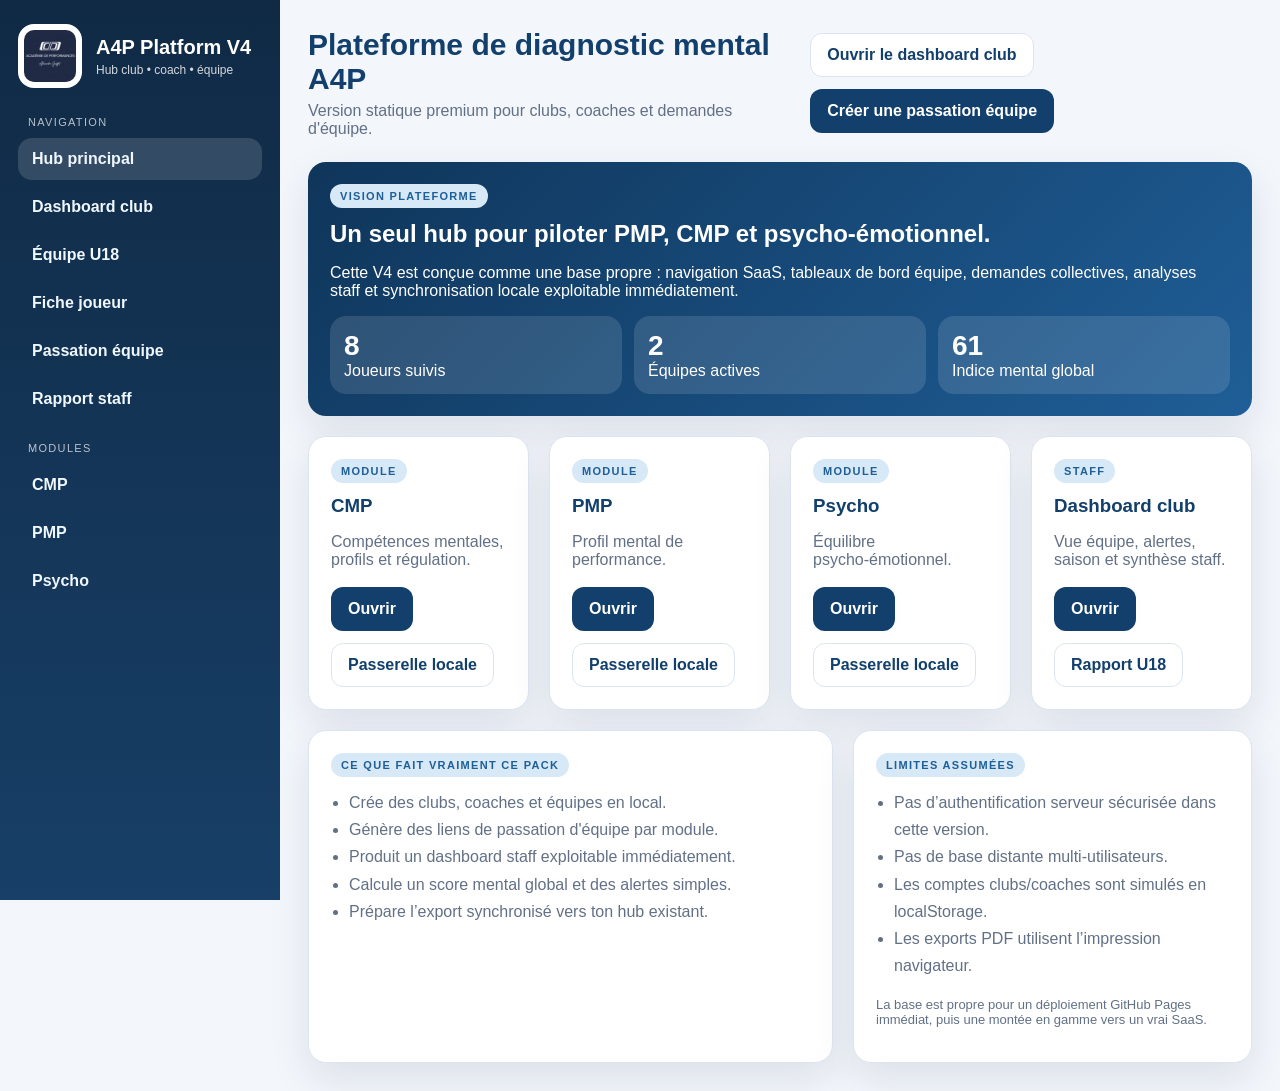
<file: index.html>
<!DOCTYPE html>
<html lang="fr">
<head>
  <meta charset="UTF-8" />
  <meta name="viewport" content="width=device-width, initial-scale=1.0" />
  <title>A4P Platform V4</title>
  <link rel="stylesheet" href="css/style.css" />
</head>
<body>
  <div class="app-shell">
    <aside class="sidebar">
      <div class="brand">
        <img src="assets/logo-a4p.png" alt="A4P" />
        <div>
          <div class="brand-title">A4P Platform V4</div>
          <div class="brand-sub">Hub club • coach • équipe</div>
        </div>
      </div>
      <div class="nav-section">
        <div class="nav-label">Navigation</div>
        <a class="nav-link active" href="index.html">Hub principal</a>
        <a class="nav-link" href="dashboard.html">Dashboard club</a>
        <a class="nav-link" href="equipe.html?team=u18">Équipe U18</a>
        <a class="nav-link" href="joueur.html?id=u18_01">Fiche joueur</a>
        <a class="nav-link" href="staff/passation.html">Passation équipe</a>
        <a class="nav-link" href="staff/report.html?team=u18">Rapport staff</a>
      </div>
      <div class="nav-section">
        <div class="nav-label">Modules</div>
        <a class="nav-link" href="modules/cmp/index.html">CMP</a>
        <a class="nav-link" href="modules/pmp/index.html">PMP</a>
        <a class="nav-link" href="modules/psycho/index.html">Psycho</a>
      </div>
    </aside>
    <main class="main">
      <div class="topbar">
        <div>
          <h1>Plateforme de diagnostic mental A4P</h1>
          <p>Version statique premium pour clubs, coaches et demandes d'équipe.</p>
        </div>
        <div class="actions">
          <a class="btn secondary" href="dashboard.html">Ouvrir le dashboard club</a>
          <a class="btn" href="staff/passation.html">Créer une passation équipe</a>
        </div>
      </div>

      <section class="card hero-card">
        <span class="eyebrow">Vision plateforme</span>
        <h2>Un seul hub pour piloter PMP, CMP et psycho-émotionnel.</h2>
        <p>Cette V4 est conçue comme une base propre : navigation SaaS, tableaux de bord équipe, demandes collectives, analyses staff et synchronisation locale exploitable immédiatement.</p>
        <div class="hero-stats">
          <div class="hero-stat"><strong id="heroPlayers">0</strong>Joueurs suivis</div>
          <div class="hero-stat"><strong id="heroTeams">0</strong>Équipes actives</div>
          <div class="hero-stat"><strong id="heroGlobal">0</strong>Indice mental global</div>
        </div>
      </section>

      <div class="grid kpi section-space">
        <article class="card"><span class="eyebrow">Module</span><h3>CMP</h3><p class="muted">Compétences mentales, profils et régulation.</p><div class="form-actions"><a class="btn" id="linkCmp" href="#">Ouvrir</a><a class="btn secondary" href="modules/cmp/index.html">Passerelle locale</a></div></article>
        <article class="card"><span class="eyebrow">Module</span><h3>PMP</h3><p class="muted">Profil mental de performance.</p><div class="form-actions"><a class="btn" id="linkPmp" href="#">Ouvrir</a><a class="btn secondary" href="modules/pmp/index.html">Passerelle locale</a></div></article>
        <article class="card"><span class="eyebrow">Module</span><h3>Psycho</h3><p class="muted">Équilibre psycho-émotionnel.</p><div class="form-actions"><a class="btn" id="linkPsycho" href="#">Ouvrir</a><a class="btn secondary" href="modules/psycho/index.html">Passerelle locale</a></div></article>
        <article class="card"><span class="eyebrow">Staff</span><h3>Dashboard club</h3><p class="muted">Vue équipe, alertes, saison et synthèse staff.</p><div class="form-actions"><a class="btn" href="dashboard.html">Ouvrir</a><a class="btn secondary" href="staff/report.html?team=u18">Rapport U18</a></div></article>
      </div>

      <div class="two-col section-space">
        <section class="card">
          <span class="eyebrow">Ce que fait vraiment ce pack</span>
          <ul class="list">
            <li>Crée des clubs, coaches et équipes en local.</li>
            <li>Génère des liens de passation d'équipe par module.</li>
            <li>Produit un dashboard staff exploitable immédiatement.</li>
            <li>Calcule un score mental global et des alertes simples.</li>
            <li>Prépare l’export synchronisé vers ton hub existant.</li>
          </ul>
        </section>
        <section class="card">
          <span class="eyebrow">Limites assumées</span>
          <ul class="list">
            <li>Pas d’authentification serveur sécurisée dans cette version.</li>
            <li>Pas de base distante multi-utilisateurs.</li>
            <li>Les comptes clubs/coaches sont simulés en localStorage.</li>
            <li>Les exports PDF utilisent l’impression navigateur.</li>
          </ul>
          <p class="footer-note">La base est propre pour un déploiement GitHub Pages immédiat, puis une montée en gamme vers un vrai SaaS.</p>
        </section>
      </div>
    </main>
  </div>
  <script src="js/config.js"></script>
  <script src="data/default-data.js"></script>
  <script src="js/core.js"></script>
  <script>
    const data = A4P.loadData();
    const players = A4P.getAllPlayers(data);
    const teamCount = data.teams.length;
    const global = A4P.avg(players.map(p => A4P.avg([p.modules?.cmp?.score_global||0,p.modules?.pmp?.score_global||0,p.modules?.psycho?.score_global||0])));
    document.getElementById('heroPlayers').textContent = players.length;
    document.getElementById('heroTeams').textContent = teamCount;
    document.getElementById('heroGlobal').textContent = global;
    document.getElementById('linkCmp').href = A4P_CONFIG.modules.cmp;
    document.getElementById('linkPmp').href = A4P_CONFIG.modules.pmp;
    document.getElementById('linkPsycho').href = A4P_CONFIG.modules.psycho;
    A4P.syncIntoLegacyHub();
  </script>
</body>
</html>
</file>
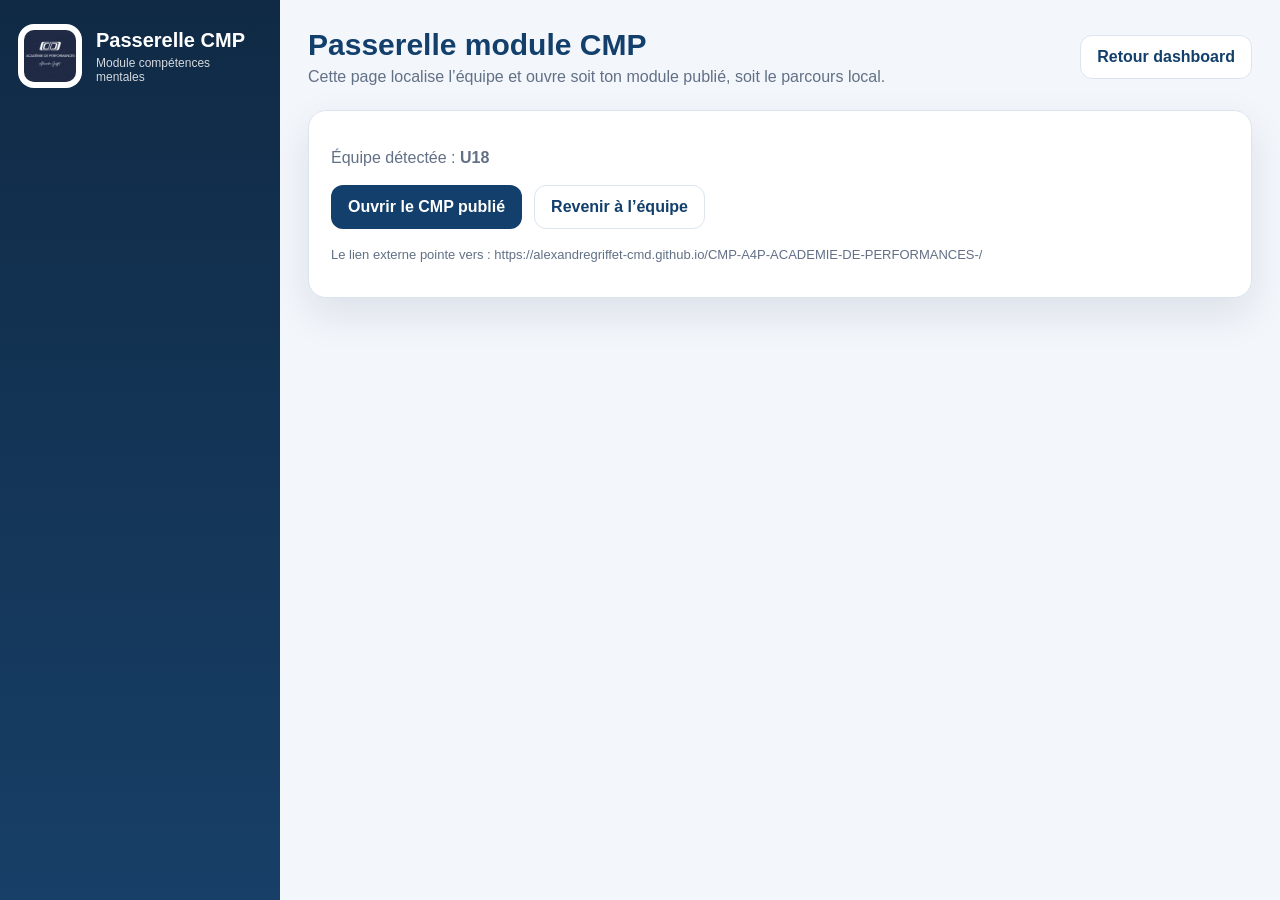
<file: modules/cmp/index.html>
<!DOCTYPE html><html lang="fr"><head><meta charset="UTF-8"><meta name="viewport" content="width=device-width, initial-scale=1.0"><title>Module CMP</title><link rel="stylesheet" href="../../css/style.css"></head><body><div class="app-shell"><aside class="sidebar"><div class="brand"><img src="../../assets/logo-a4p.png" alt="A4P"><div><div class="brand-title">Passerelle CMP</div><div class="brand-sub">Module compétences mentales</div></div></div></aside><main class="main"><div class="topbar"><div><h1>Passerelle module CMP</h1><p>Cette page localise l’équipe et ouvre soit ton module publié, soit le parcours local.</p></div><div class="actions"><a class="btn secondary" href="../../dashboard.html">Retour dashboard</a></div></div><section class="card"><p class="muted">Équipe détectée : <strong id="teamName">—</strong></p><div class="form-actions"><a class="btn" id="openExternal" href="#">Ouvrir le CMP publié</a><a class="btn secondary" id="openLocal" href="#">Revenir à l’équipe</a></div><p class="footer-note">Le lien externe pointe vers : https://alexandregriffet-cmd.github.io/CMP-A4P-ACADEMIE-DE-PERFORMANCES-/</p></section></main></div><script src="../../js/config.js"></script><script src="../../data/default-data.js"></script><script src="../../js/core.js"></script><script>const teamId=A4P.qs('team')||'u18';const team=A4P.getTeamById(teamId);document.getElementById('teamName').textContent=team?.name||teamId;document.getElementById('openExternal').href=A4P_CONFIG.modules.cmp;document.getElementById('openLocal').href='../../equipe.html?team='+teamId;</script></body></html>
</file>
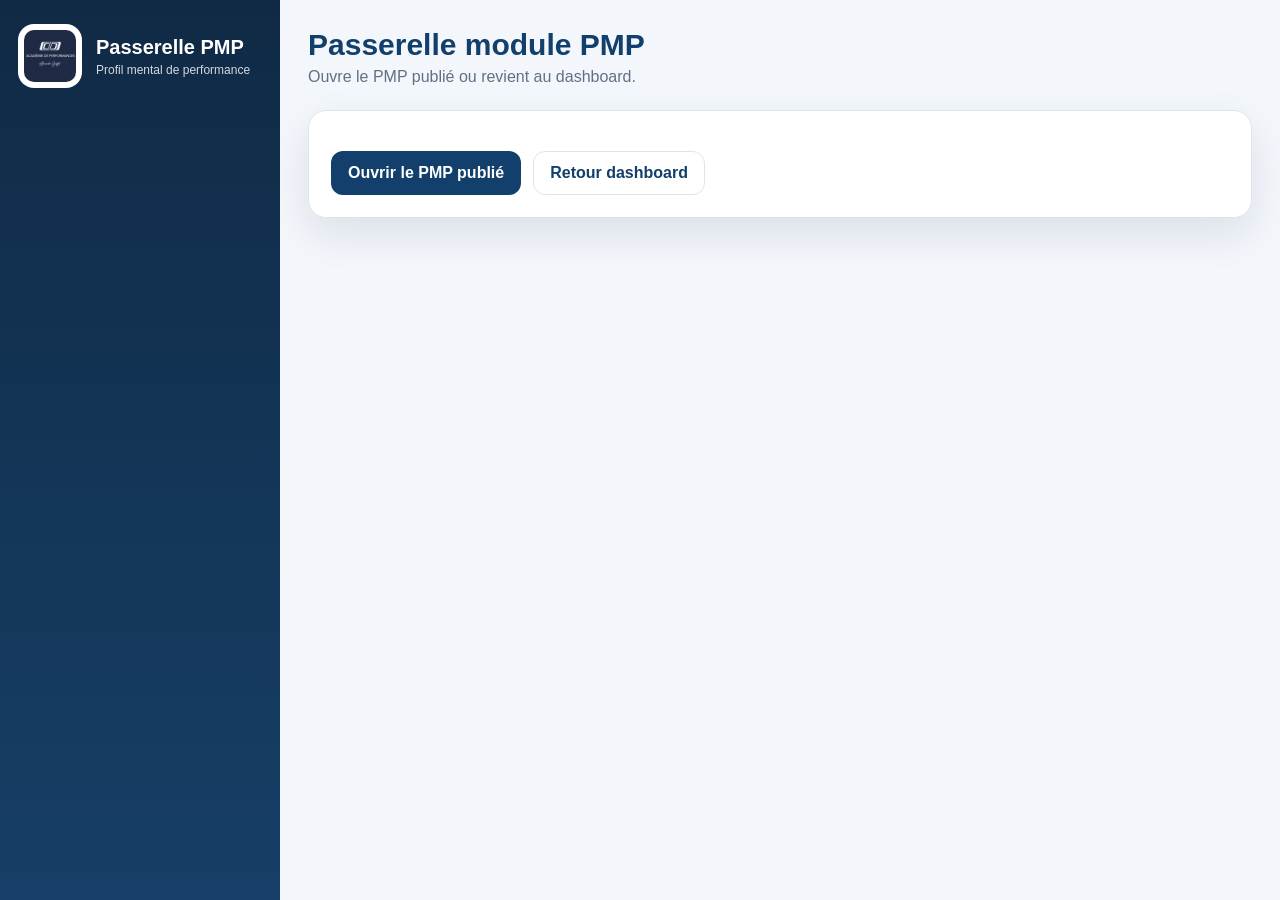
<file: modules/pmp/index.html>
<!DOCTYPE html><html lang="fr"><head><meta charset="UTF-8"><meta name="viewport" content="width=device-width, initial-scale=1.0"><title>Module PMP</title><link rel="stylesheet" href="../../css/style.css"></head><body><div class="app-shell"><aside class="sidebar"><div class="brand"><img src="../../assets/logo-a4p.png" alt="A4P"><div><div class="brand-title">Passerelle PMP</div><div class="brand-sub">Profil mental de performance</div></div></div></aside><main class="main"><div class="topbar"><div><h1>Passerelle module PMP</h1><p>Ouvre le PMP publié ou revient au dashboard.</p></div></div><section class="card"><div class="form-actions"><a class="btn" href="https://alexandregriffet-cmd.github.io/PMP-A4P-Acad-mie-de-Performances-/">Ouvrir le PMP publié</a><a class="btn secondary" href="../../dashboard.html">Retour dashboard</a></div></section></main></div></body></html>
</file>
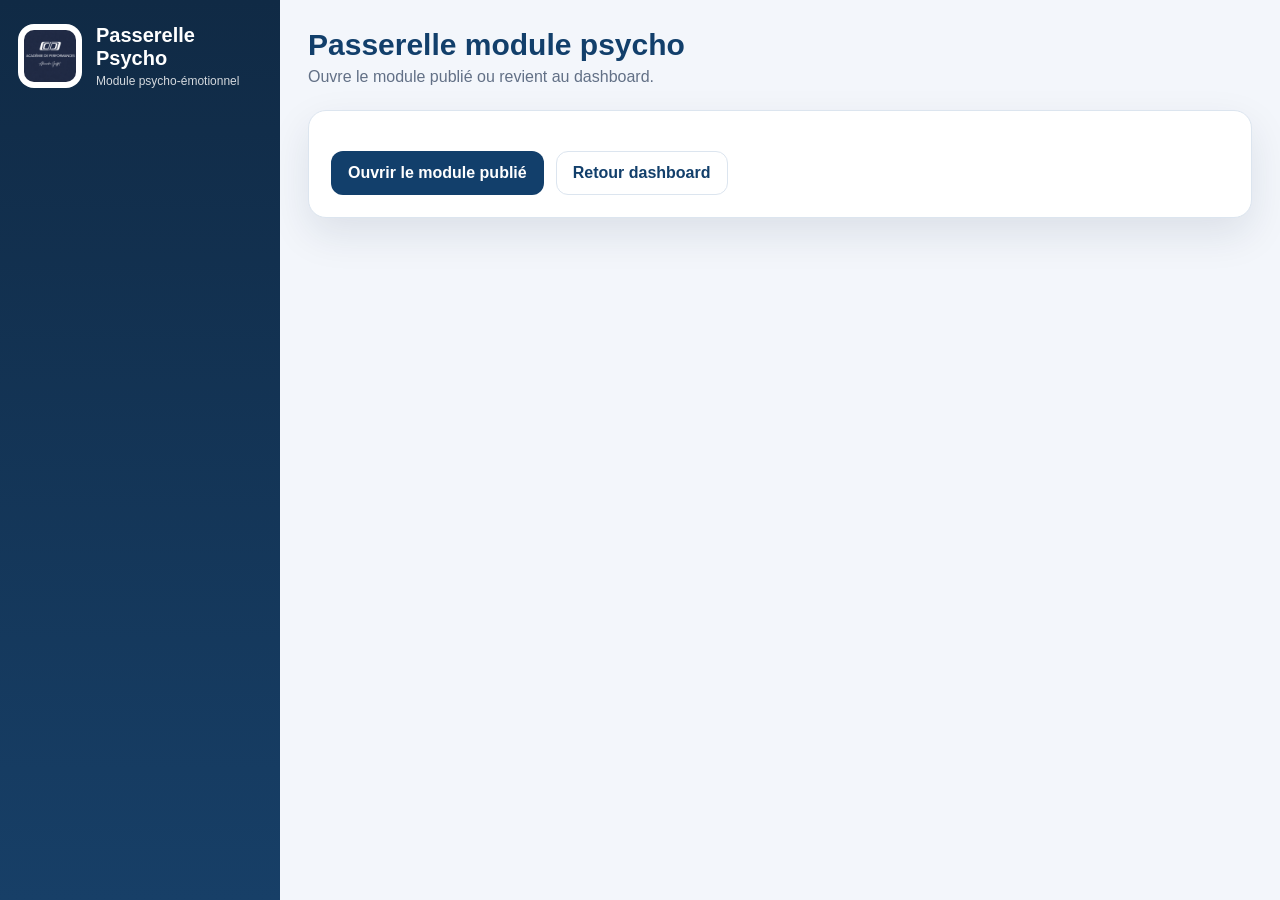
<file: modules/psycho/index.html>
<!DOCTYPE html><html lang="fr"><head><meta charset="UTF-8"><meta name="viewport" content="width=device-width, initial-scale=1.0"><title>Module Psycho</title><link rel="stylesheet" href="../../css/style.css"></head><body><div class="app-shell"><aside class="sidebar"><div class="brand"><img src="../../assets/logo-a4p.png" alt="A4P"><div><div class="brand-title">Passerelle Psycho</div><div class="brand-sub">Module psycho-émotionnel</div></div></div></aside><main class="main"><div class="topbar"><div><h1>Passerelle module psycho</h1><p>Ouvre le module publié ou revient au dashboard.</p></div></div><section class="card"><div class="form-actions"><a class="btn" href="https://alexandregriffet-cmd.github.io/Module-psycho-motionnelle-/">Ouvrir le module publié</a><a class="btn secondary" href="../../dashboard.html">Retour dashboard</a></div></section></main></div></body></html>
</file>
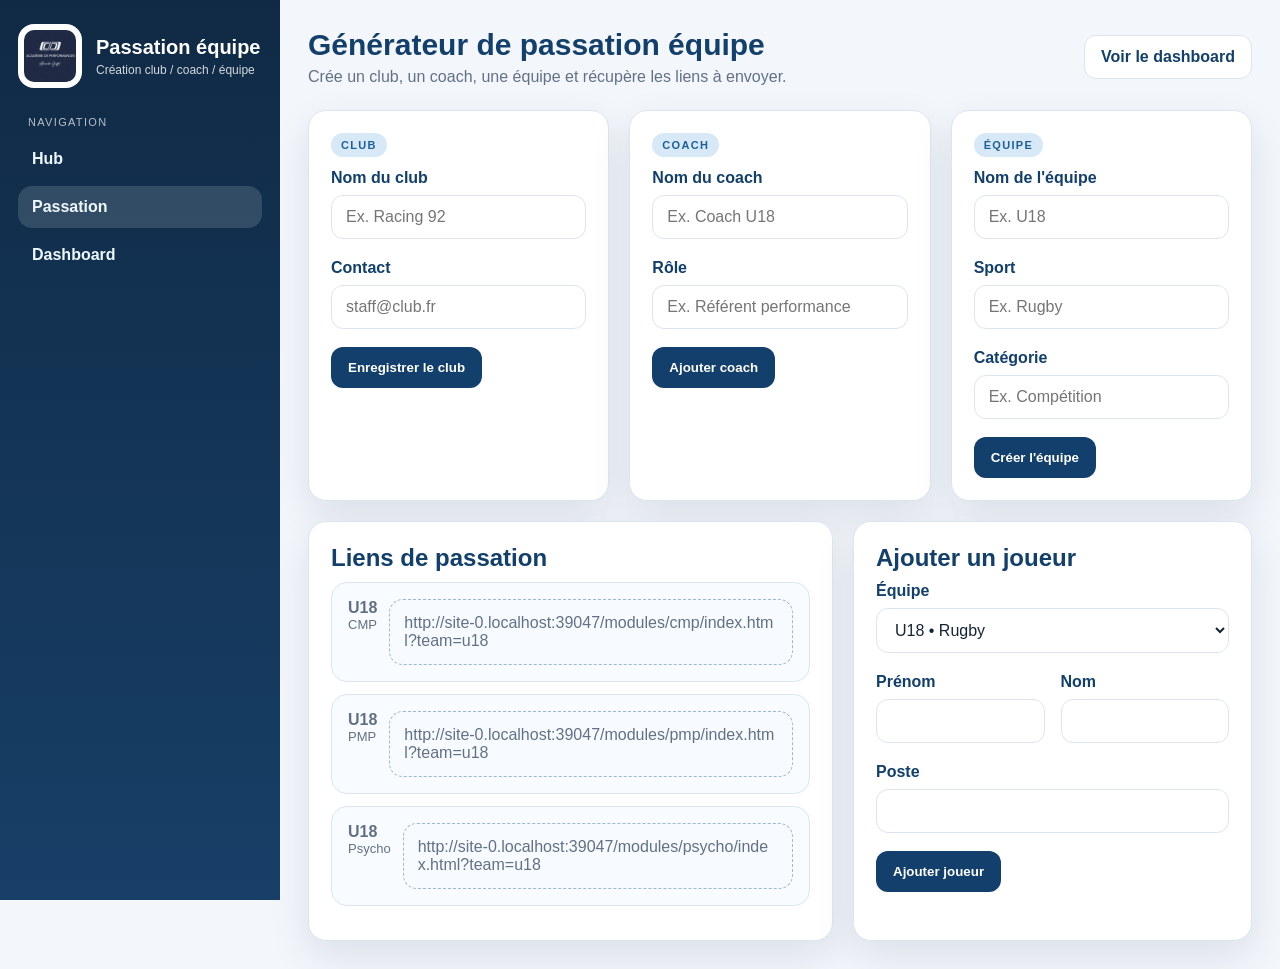
<file: staff/passation.html>
<!DOCTYPE html>
<html lang="fr">
<head>
  <meta charset="UTF-8" />
  <meta name="viewport" content="width=device-width, initial-scale=1.0" />
  <title>Passation équipe | A4P</title>
  <link rel="stylesheet" href="../css/style.css" />
</head>
<body>
<div class="app-shell">
  <aside class="sidebar">
    <div class="brand"><img src="../assets/logo-a4p.png" alt="A4P" /><div><div class="brand-title">Passation équipe</div><div class="brand-sub">Création club / coach / équipe</div></div></div>
    <div class="nav-section"><div class="nav-label">Navigation</div><a class="nav-link" href="../index.html">Hub</a><a class="nav-link active" href="passation.html">Passation</a><a class="nav-link" href="../dashboard.html">Dashboard</a></div>
  </aside>
  <main class="main">
    <div class="topbar"><div><h1>Générateur de passation équipe</h1><p>Crée un club, un coach, une équipe et récupère les liens à envoyer.</p></div><div class="actions"><a class="btn secondary" href="../dashboard.html">Voir le dashboard</a></div></div>
    <div class="three-col">
      <section class="card"><span class="eyebrow">Club</span><label>Nom du club</label><input id="clubName" placeholder="Ex. Racing 92" /><label class="section-space">Contact</label><input id="clubContact" placeholder="staff@club.fr" /><div class="form-actions"><button class="btn" id="saveClub">Enregistrer le club</button></div></section>
      <section class="card"><span class="eyebrow">Coach</span><label>Nom du coach</label><input id="coachName" placeholder="Ex. Coach U18" /><label class="section-space">Rôle</label><input id="coachRole" placeholder="Ex. Référent performance" /><div class="form-actions"><button class="btn" id="saveCoach">Ajouter coach</button></div></section>
      <section class="card"><span class="eyebrow">Équipe</span><label>Nom de l'équipe</label><input id="teamName" placeholder="Ex. U18" /><label class="section-space">Sport</label><input id="teamSport" placeholder="Ex. Rugby" /><label class="section-space">Catégorie</label><input id="teamCategory" placeholder="Ex. Compétition" /><div class="form-actions"><button class="btn" id="saveTeam">Créer l'équipe</button></div></section>
    </div>
    <div class="two-col section-space">
      <section class="card"><h2>Liens de passation</h2><div id="linksBox" class="muted">Crée ou sélectionne une équipe pour générer les liens CMP / PMP / psycho.</div></section>
      <section class="card"><h2>Ajouter un joueur</h2><label>Équipe</label><select id="playerTeam"></select><div class="form-grid section-space"><div><label>Prénom</label><input id="playerFirst" /></div><div><label>Nom</label><input id="playerLast" /></div></div><label class="section-space">Poste</label><input id="playerPosition" /><div class="form-actions"><button class="btn" id="savePlayer">Ajouter joueur</button></div></section>
    </div>
  </main>
</div>
<script src="../js/config.js"></script>
<script src="../data/default-data.js"></script>
<script src="../js/core.js"></script>
<script>
function refreshTeams(){
  const data = A4P.loadData();
  const select = document.getElementById('playerTeam');
  select.innerHTML = data.teams.map(t=>`<option value="${t.id}">${t.name} • ${t.sport}</option>`).join('');
  if(data.teams[0]) renderLinks(data.teams[0].id);
}
function renderLinks(teamId){
  const team = A4P.getTeamById(teamId); if(!team) return;
  const origin = window.location.origin + window.location.pathname.replace(/staff\/passation\.html$/, '');
  document.getElementById('linksBox').innerHTML = `
    <div class="panel"><div><strong>${team.name}</strong><div class="small muted">CMP</div></div><div class="link-box">${origin}${team.passationLinks.cmp}</div></div>
    <div class="panel"><div><strong>${team.name}</strong><div class="small muted">PMP</div></div><div class="link-box">${origin}${team.passationLinks.pmp}</div></div>
    <div class="panel"><div><strong>${team.name}</strong><div class="small muted">Psycho</div></div><div class="link-box">${origin}${team.passationLinks.psycho}</div></div>`;
}
document.getElementById('saveClub').onclick = () => { A4P.upsertClub({name:clubName.value || 'Club A4P', contact:clubContact.value || ''}); alert('Club enregistré.'); };
document.getElementById('saveCoach').onclick = () => { A4P.addCoach({name:coachName.value || 'Coach', role:coachRole.value || ''}); alert('Coach ajouté.'); };
document.getElementById('saveTeam').onclick = () => { const id = A4P.addTeam({name:teamName.value || 'Nouvelle équipe', sport:teamSport.value || 'Sport', category:teamCategory.value || 'Catégorie'}); refreshTeams(); renderLinks(id); alert('Équipe créée.'); };
document.getElementById('savePlayer').onclick = () => { A4P.addPlayer(playerTeam.value, {firstName:playerFirst.value || 'Prénom', lastName:playerLast.value || 'Nom', position:playerPosition.value || ''}); alert('Joueur ajouté à l’équipe.'); };
document.getElementById('playerTeam').onchange = e => renderLinks(e.target.value);
refreshTeams();
</script>
</body>
</html>
</file>
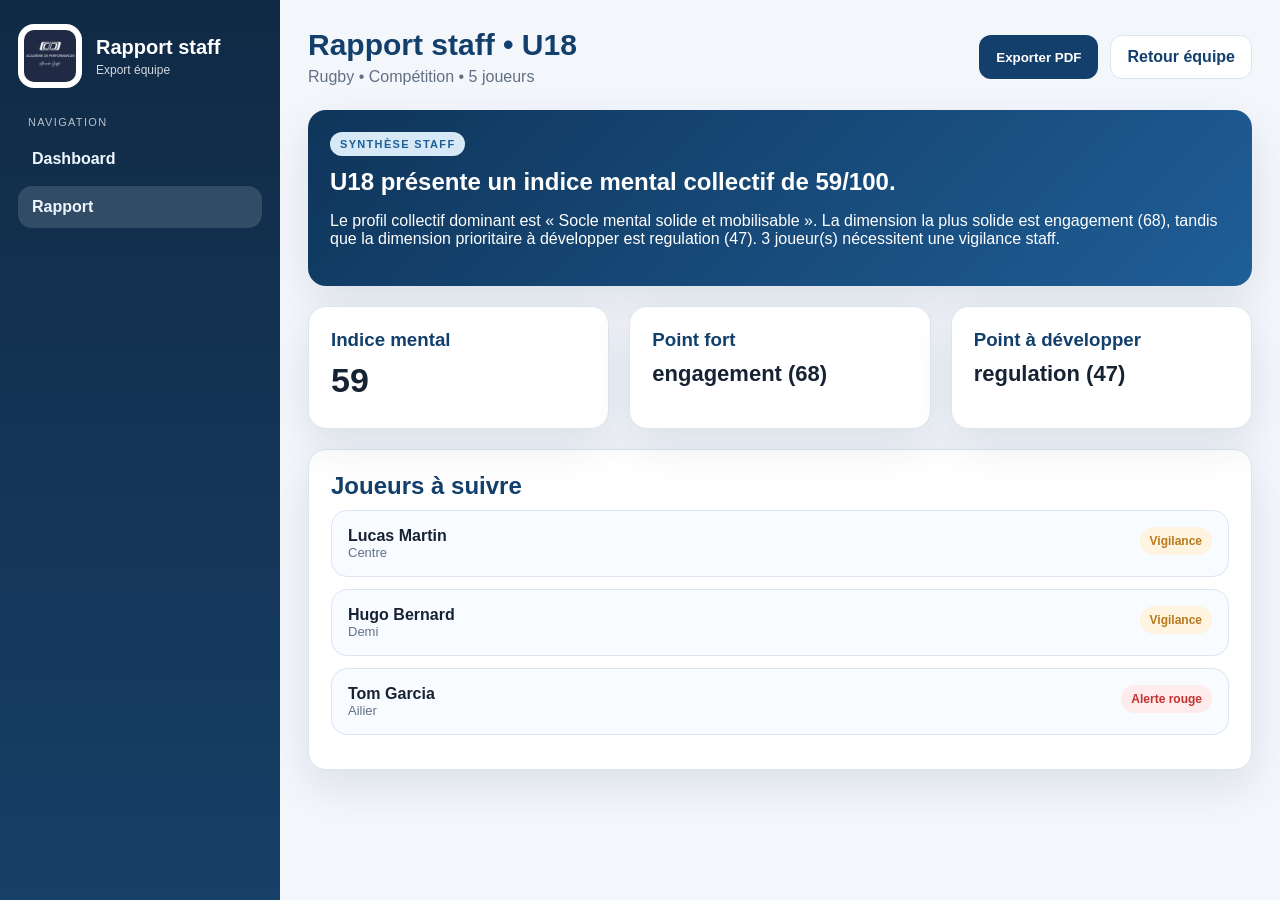
<file: staff/report.html>
<!DOCTYPE html>
<html lang="fr">
<head>
  <meta charset="UTF-8" />
  <meta name="viewport" content="width=device-width, initial-scale=1.0" />
  <title>Rapport staff | A4P</title>
  <link rel="stylesheet" href="../css/style.css" />
</head>
<body>
<div class="app-shell">
  <aside class="sidebar">
    <div class="brand"><img src="../assets/logo-a4p.png" alt="A4P" /><div><div class="brand-title">Rapport staff</div><div class="brand-sub">Export équipe</div></div></div>
    <div class="nav-section"><div class="nav-label">Navigation</div><a class="nav-link" href="../dashboard.html">Dashboard</a><a class="nav-link active" href="#">Rapport</a></div>
  </aside>
  <main class="main">
    <div class="topbar"><div><h1 id="reportTitle">Rapport équipe</h1><p id="reportSub">Synthèse staff automatisée.</p></div><div class="actions"><button class="btn" onclick="window.print()">Exporter PDF</button><a class="btn secondary" id="reportBack" href="#">Retour équipe</a></div></div>
    <section class="card hero-card"><span class="eyebrow">Synthèse staff</span><h2 id="staffHeadline"></h2><p id="staffText"></p></section>
    <div class="three-col section-space">
      <section class="card"><h3>Indice mental</h3><div class="kpi-value" id="repGlobal">0</div></section>
      <section class="card"><h3>Point fort</h3><div class="kpi-value" style="font-size:22px" id="repStrong">—</div></section>
      <section class="card"><h3>Point à développer</h3><div class="kpi-value" style="font-size:22px" id="repWeak">—</div></section>
    </div>
    <section class="card section-space"><h2>Joueurs à suivre</h2><div id="alertsList"></div></section>
  </main>
</div>
<script src="../js/config.js"></script>
<script src="../data/default-data.js"></script>
<script src="../js/core.js"></script>
<script>
const teamId = A4P.qs('team') || 'u18';
const team = A4P.getTeamById(teamId);
const stats = A4P.computeTeamStats(team);
const dims = stats.dimensions;
const strong = Object.entries(dims).sort((a,b)=>b[1]-a[1])[0];
const weak = Object.entries(dims).sort((a,b)=>a[1]-b[1])[0];
document.getElementById('reportTitle').textContent = `Rapport staff • ${team.name}`;
document.getElementById('reportSub').textContent = `${team.sport} • ${team.category} • ${stats.playersCount} joueurs`;
document.getElementById('reportBack').href = `../equipe.html?team=${team.id}`;
document.getElementById('staffHeadline').textContent = `${team.name} présente un indice mental collectif de ${stats.mentalGlobal}/100.`;
document.getElementById('staffText').textContent = `Le profil collectif dominant est « ${stats.dominantProfile} ». La dimension la plus solide est ${strong[0]} (${strong[1]}), tandis que la dimension prioritaire à développer est ${weak[0]} (${weak[1]}). ${stats.alertsCount} joueur(s) nécessitent une vigilance staff.`;
document.getElementById('repGlobal').textContent = stats.mentalGlobal;
document.getElementById('repStrong').textContent = `${strong[0]} (${strong[1]})`;
document.getElementById('repWeak').textContent = `${weak[0]} (${weak[1]})`;
document.getElementById('alertsList').innerHTML = stats.alerts.length ? stats.alerts.map(({player, level}) => `<div class="panel"><div><strong>${player.firstName} ${player.lastName}</strong><div class="small muted">${player.position || 'Poste non renseigné'}</div></div><div><span class="alert-badge ${A4P.badgeClass(level)}">${A4P.badgeLabel(level)}</span></div></div>`).join('') : '<p class="muted">Aucun joueur en vigilance orange ou rouge.</p>';
</script>
</body>
</html>
</file>
<file: css/style.css>
:root{
  --bg:#f3f6fb;
  --surface:#ffffff;
  --surface-2:#f8fbff;
  --text:#162334;
  --muted:#627086;
  --primary:#123f6b;
  --primary-2:#1e5f97;
  --accent:#d7e8f7;
  --success:#18794e;
  --warning:#b7791f;
  --danger:#c53030;
  --border:#dce5ef;
  --shadow:0 16px 40px rgba(18,40,72,.10);
  --radius:18px;
}
*{box-sizing:border-box}
html,body{margin:0;padding:0;background:var(--bg);color:var(--text);font-family:Inter,Arial,Helvetica,sans-serif}
a{text-decoration:none;color:inherit}
img{max-width:100%;display:block}
body{min-height:100vh}
.app-shell{display:grid;grid-template-columns:280px 1fr;min-height:100vh}
.sidebar{background:linear-gradient(180deg,#102a45 0%,#173f67 100%);color:#fff;padding:24px 18px;position:sticky;top:0;height:100vh}
.brand{display:flex;gap:14px;align-items:center;margin-bottom:28px}
.brand img{width:64px;height:64px;object-fit:contain;background:#fff;border-radius:16px;padding:6px}
.brand-title{font-size:20px;font-weight:800;line-height:1.15}
.brand-sub{font-size:12px;opacity:.82;margin-top:4px}
.nav-section{margin-top:22px}
.nav-label{font-size:11px;text-transform:uppercase;letter-spacing:.12em;opacity:.7;margin:0 0 10px 10px}
.nav-link{display:flex;align-items:center;gap:10px;padding:12px 14px;border-radius:14px;color:#eff7ff;margin-bottom:6px;font-weight:600}
.nav-link:hover,.nav-link.active{background:rgba(255,255,255,.14)}
.main{padding:28px}
.topbar{display:flex;justify-content:space-between;align-items:center;gap:16px;margin-bottom:24px}
.topbar h1{margin:0;font-size:30px;color:var(--primary)}
.topbar p{margin:6px 0 0;color:var(--muted)}
.actions{display:flex;gap:12px;flex-wrap:wrap}
.btn{display:inline-flex;align-items:center;justify-content:center;padding:12px 16px;border-radius:12px;font-weight:700;border:1px solid transparent;cursor:pointer;background:var(--primary);color:#fff}
.btn:hover{background:var(--primary-2)}
.btn.secondary{background:#fff;color:var(--primary);border-color:var(--border)}
.btn.ghost{background:#eef4fb;color:var(--primary);border-color:#dce8f6}
.grid{display:grid;gap:20px}
.grid.kpi{grid-template-columns:repeat(4,minmax(0,1fr))}
.card{background:var(--surface);border:1px solid var(--border);border-radius:var(--radius);box-shadow:var(--shadow);padding:22px}
.card h2,.card h3{margin:0 0 10px;color:var(--primary)}
.eyebrow{display:inline-block;font-size:11px;font-weight:800;letter-spacing:.12em;text-transform:uppercase;color:var(--primary-2);background:var(--accent);padding:6px 10px;border-radius:999px;margin-bottom:12px}
.kpi-value{font-size:34px;font-weight:800;margin:6px 0}
.kpi-sub{color:var(--muted);font-size:14px}
.two-col{display:grid;grid-template-columns:1.25fr .95fr;gap:20px}
.three-col{display:grid;grid-template-columns:repeat(3,minmax(0,1fr));gap:20px}
.table-wrap{overflow:auto}
table{width:100%;border-collapse:collapse}
th,td{padding:14px 12px;border-bottom:1px solid var(--border);text-align:left;font-size:14px;vertical-align:top}
th{font-size:12px;text-transform:uppercase;letter-spacing:.08em;color:var(--muted)}
.score-badge,.alert-badge{display:inline-flex;align-items:center;justify-content:center;padding:7px 10px;border-radius:999px;font-weight:700;font-size:12px}
.score-badge{background:#edf4ff;color:var(--primary)}
.alert-green{background:#e9f8f1;color:var(--success)}
.alert-orange{background:#fff4df;color:var(--warning)}
.alert-red{background:#fdeceb;color:var(--danger)}
.list{margin:0;padding-left:18px;color:var(--muted);line-height:1.7}
.panel{display:flex;justify-content:space-between;gap:12px;align-items:flex-start;padding:16px;border:1px solid var(--border);background:var(--surface-2);border-radius:16px;margin-bottom:12px}
.muted{color:var(--muted)}
.small{font-size:13px}
input,select,textarea{width:100%;padding:12px 14px;border-radius:12px;border:1px solid var(--border);background:#fff;font:inherit;color:var(--text)}
label{display:block;margin-bottom:8px;font-weight:700;color:var(--primary)}
.form-grid{display:grid;grid-template-columns:repeat(2,minmax(0,1fr));gap:16px}
.form-actions{display:flex;gap:12px;flex-wrap:wrap;margin-top:18px}
pre.code{background:#0d1b2a;color:#e8f0fa;padding:16px;border-radius:16px;overflow:auto;font-size:12px}
.chart-box{height:340px;position:relative}
.hero-card{background:linear-gradient(135deg,#0f355a 0%,#1f5e97 100%);color:#fff;border:none}
.hero-card h2,.hero-card h3{color:#fff}
.hero-stats{display:grid;grid-template-columns:repeat(3,minmax(0,1fr));gap:12px;margin-top:16px}
.hero-stat{background:rgba(255,255,255,.12);border-radius:16px;padding:14px}
.hero-stat strong{display:block;font-size:28px}
.link-box{padding:14px;border:1px dashed #9cb8d4;border-radius:14px;background:#f7fbff;word-break:break-all}
.footer-note{color:var(--muted);font-size:13px;margin-top:18px}
.section-space{margin-top:20px}
@media (max-width:1100px){
  .grid.kpi,.three-col,.two-col,.form-grid{grid-template-columns:1fr 1fr}
}
@media (max-width:860px){
  .app-shell{grid-template-columns:1fr}
  .sidebar{position:relative;height:auto}
  .main{padding:18px}
  .grid.kpi,.three-col,.two-col,.form-grid,.hero-stats{grid-template-columns:1fr}
  .topbar{flex-direction:column;align-items:flex-start}
}
</file>
